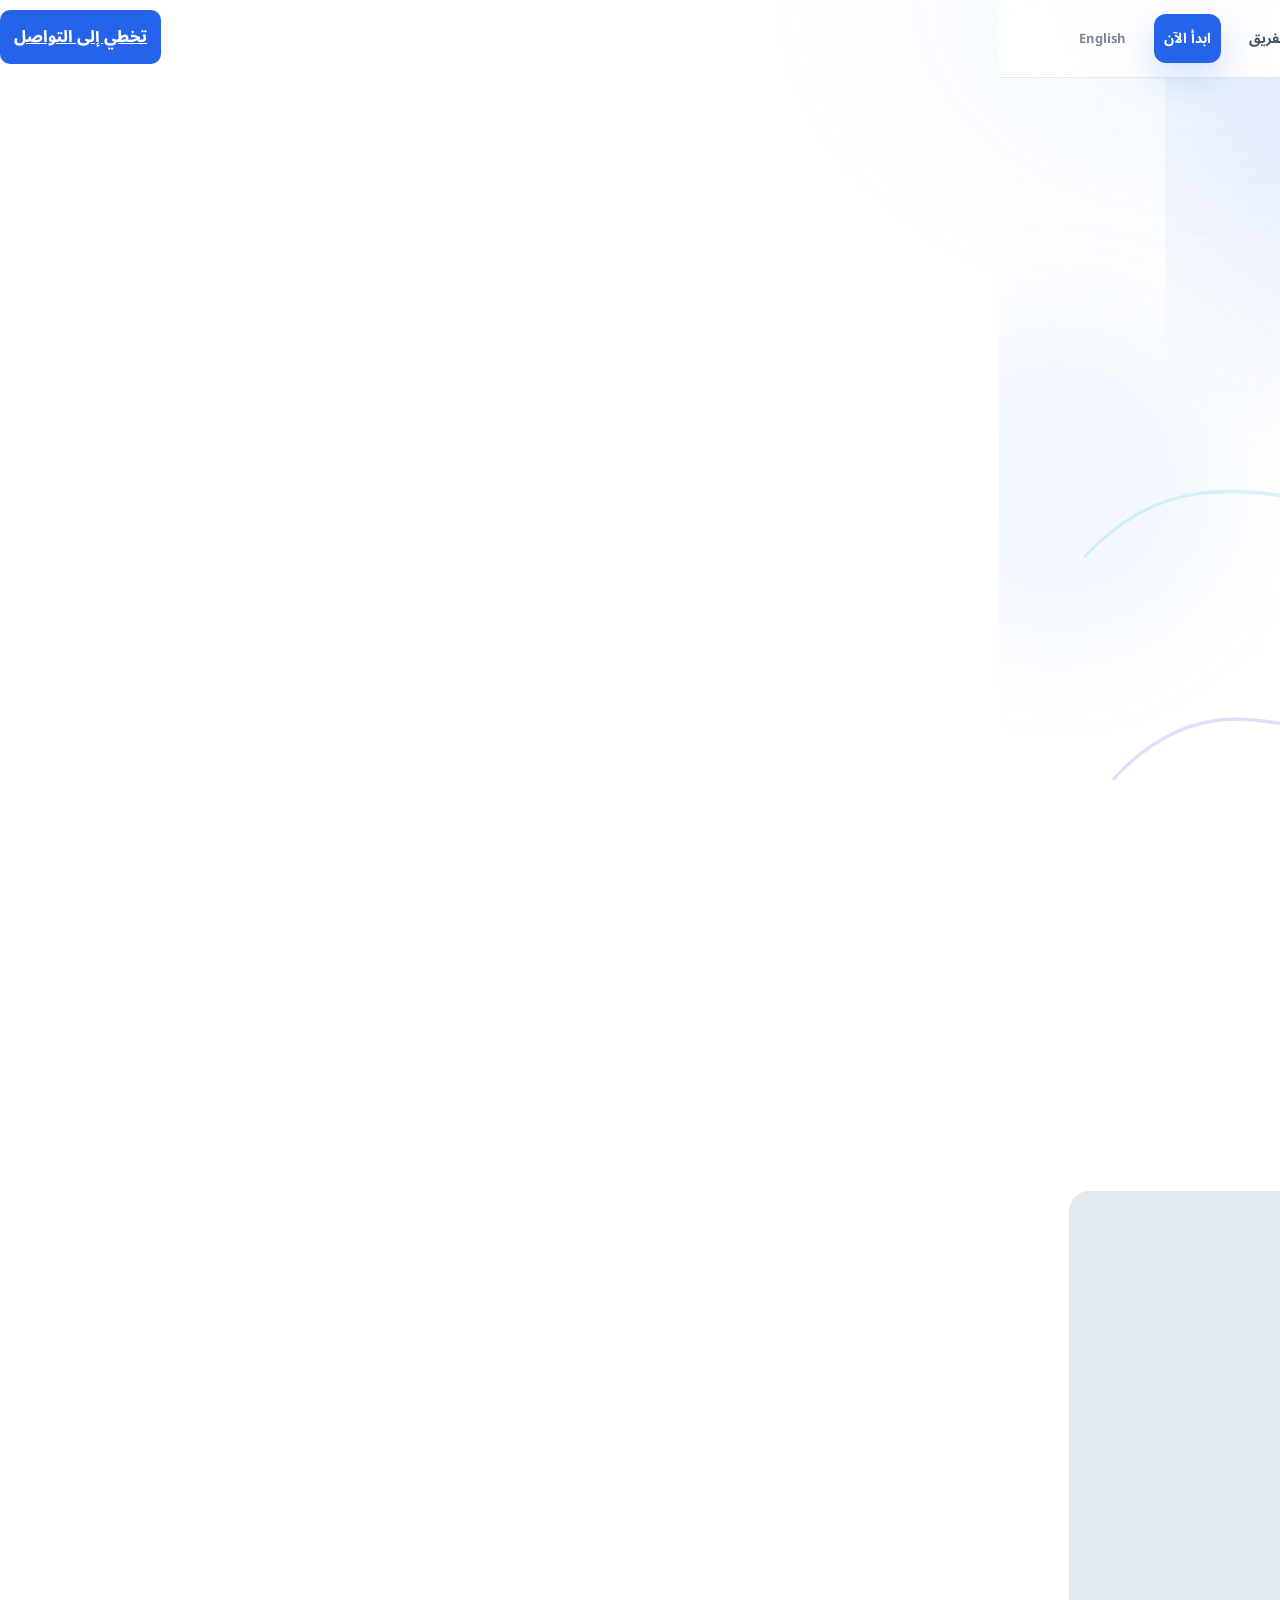
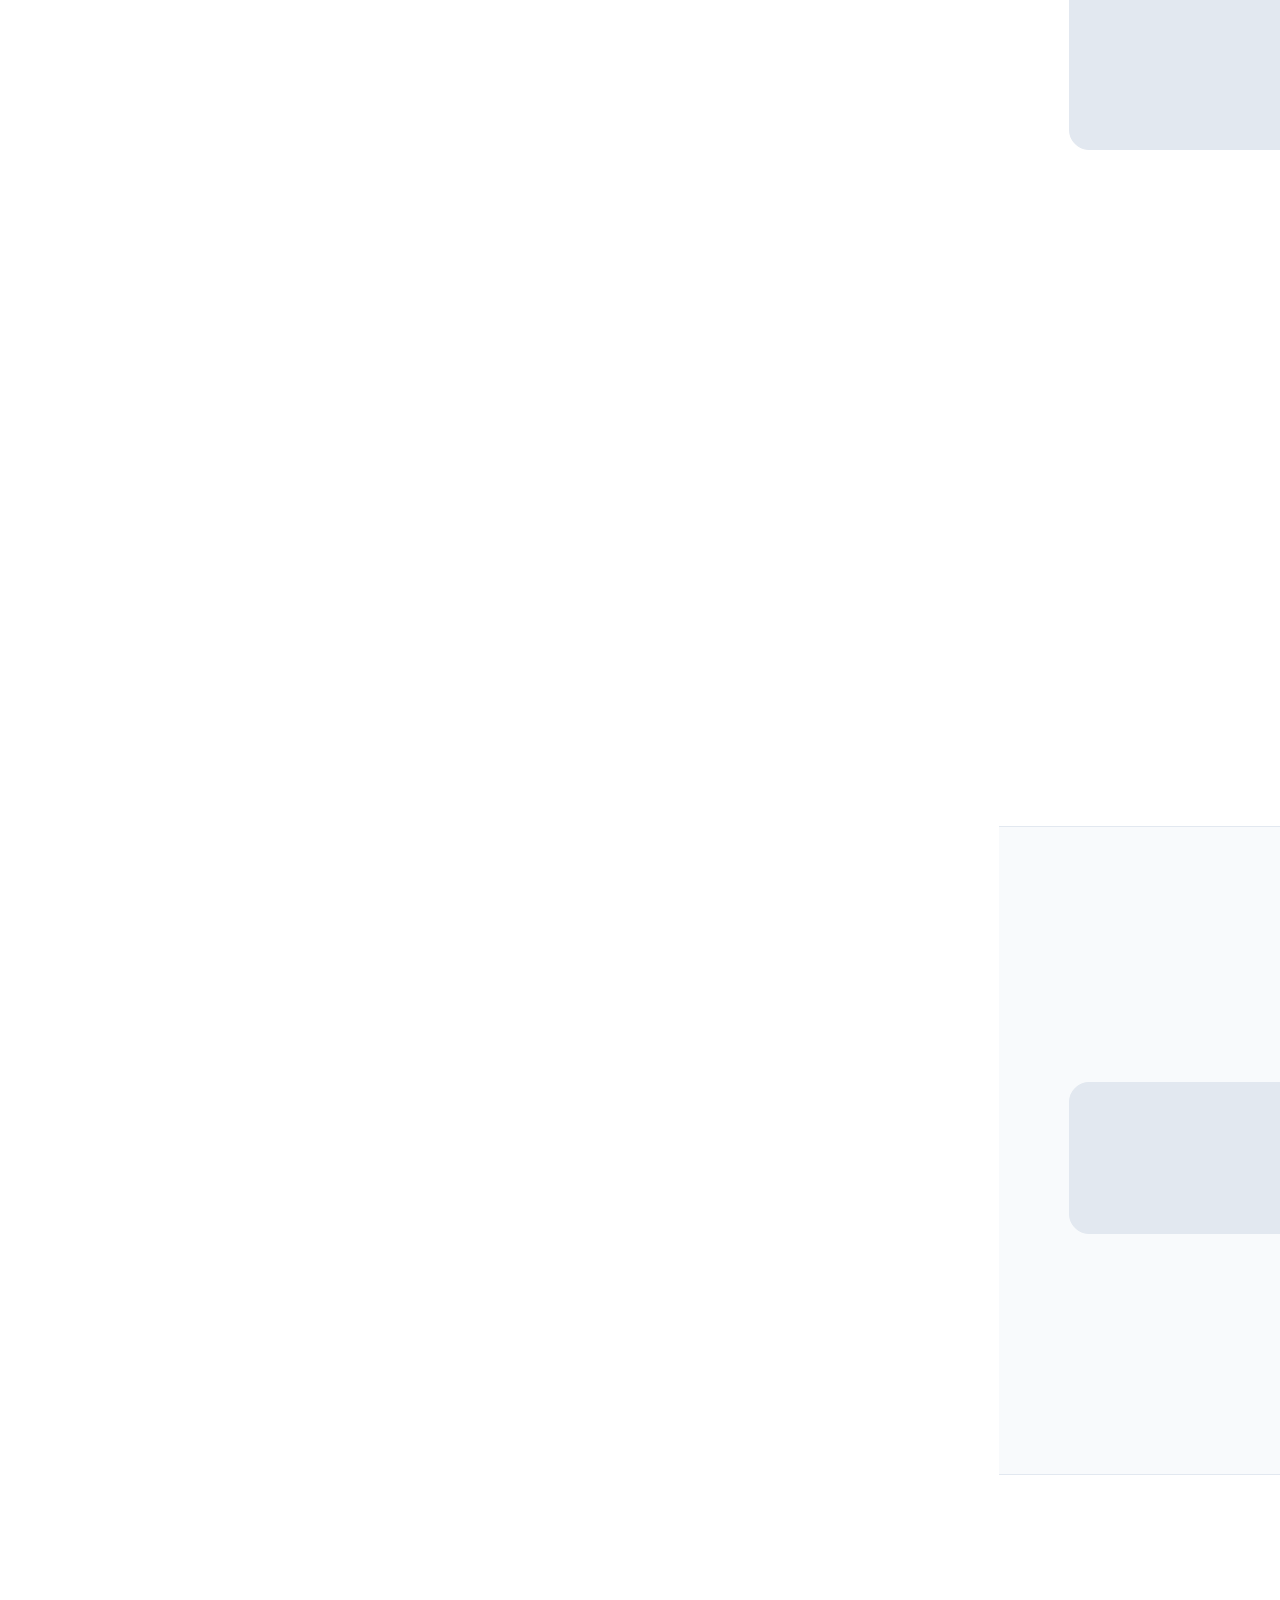
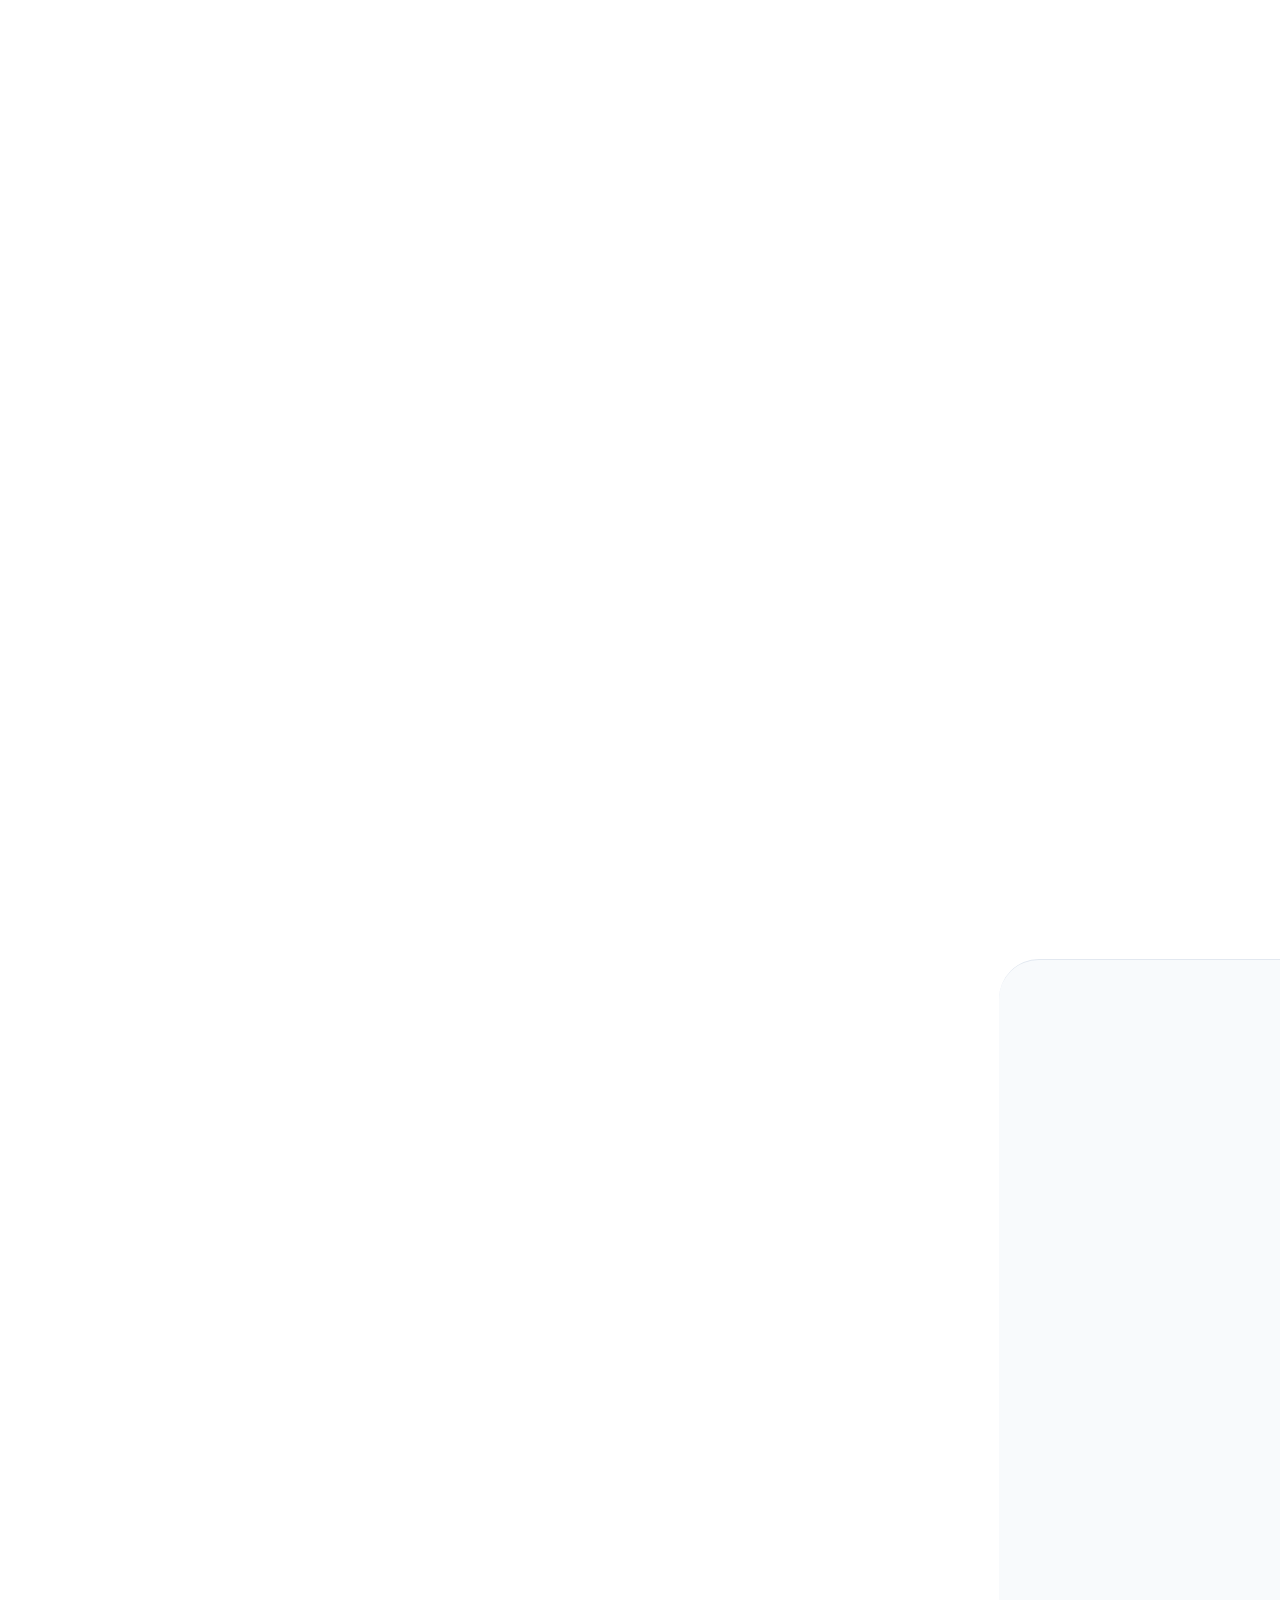
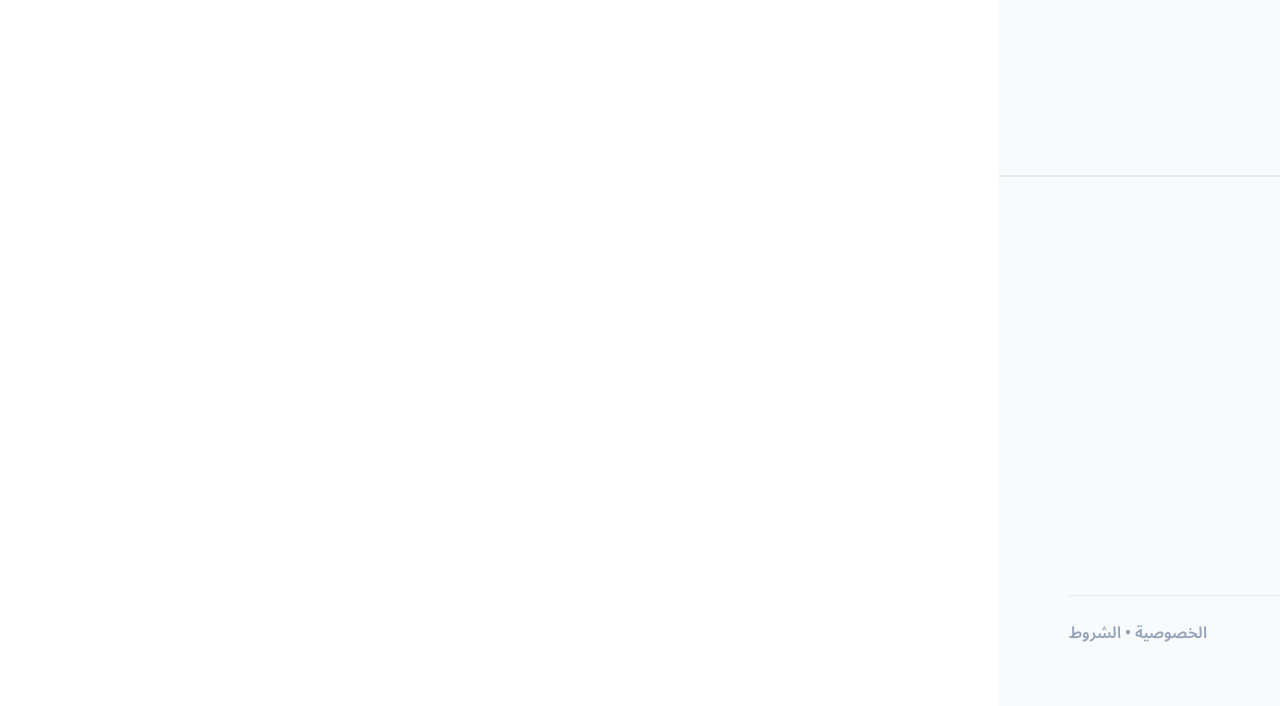
<file: ar.html>
<!doctype html>

<html lang="ar" dir="rtl">
<head>
  <meta charset="utf-8" />
  <meta name="viewport" content="width=device-width, initial-scale=1" />
  <meta name="description" content="Adpowers Digital — نحن لا نُديرإعلانات. نبني أنظمة نمو حقيقية. إعلانات فيسبوك، تطوير التجارة الإلكترونية، ووردبريس، هوية العلامة التجارية. توقف عن تضييع ميزانيتك. ابدأ بالنمو." />

  <title>Adpowers Digital — توقف عن تضييع ميزانية إعلاناتك. نحن نبني أنظمة نمو.</title>

  <link rel="preconnect" href="https://fonts.googleapis.com">
  <link rel="preconnect" href="https://fonts.gstatic.com" crossorigin>
  <link href="https://fonts.googleapis.com/css2?family=Inter:wght@300;400;500;600;700;800;900&family=Manrope:wght@600;700;800&family=Noto+Sans+Arabic:wght@300;400;500;600;700;800;900&display=swap" rel="stylesheet">

  <meta property="og:title" content="Adpowers Digital — توقف عن تضييع ميزانية إعلاناتك. نحن نبني أنظمة نمو." />
  <meta property="og:description" content="نحن لا نُدير إعلانات. نبني الأنظمة التي تجعل أموالك تعمل. إعلانات فيسبوك، تجارة إلكترونية، ووردبريس، هوية العلامة التجارية — كلها مترابطة لتحقيق العائد على الاستثمار." />

  <link rel="stylesheet" href="./style.css" />
</head>

<body>
  <a class="skip-link" href="#contact">تخطي إلى التواصل</a>

  <header class="header" data-header>
    <div class="container header__inner">
      <a class="brand" href="#top" aria-label="Adpowers Digital الصفحة الرئيسية">
        <span class="brand__mark" aria-hidden="true">AD</span>
        <span class="brand__name">Adpowers Digital</span>
      </a>

      <nav class="nav" aria-label="القائمة الرئيسية">
        <a href="#services">خدماتنا</a>
        <a href="#results">النتائج</a>
        <a href="#projects">المشاريع</a>
        <a href="#team">الفريق</a>
        <a href="#contact" class="nav__cta">ابدأ الآن</a>
        <a href="./index.html" class="nav__lang" style="font-size:13px; opacity:.7">English</a>
      </nav>

      <button class="burger" type="button" aria-label="فتح القائمة" data-burger>
        <span></span><span></span><span></span>
      </button>
    </div>

    <div class="mobile-nav" data-mobile-nav>
      <a href="#services">خدماتنا</a>
      <a href="#results">النتائج</a>
      <a href="#projects">المشاريع</a>
      <a href="#team">الفريق</a>
      <a href="#contact" class="mobile-nav__cta">ابدأ الآن</a>
      <a href="./index.html" class="mobile-nav__lang">English</a>
    </div>
  </header>

  <main id="top">
    <!-- HERO -->
    <section class="hero hero--full" aria-label="Hero">
      <div class="hero__media" aria-hidden="true">
        <div class="hero__mediaGrid"></div>
        <div class="hero__mediaGlow"></div>
        <div class="hero__mediaBlur hero__mediaBlur--a"></div>
        <div class="hero__mediaBlur hero__mediaBlur--b"></div>
        <svg class="hero__shapes" viewBox="0 0 900 520" preserveAspectRatio="none" aria-hidden="true">
          <path d="M80 410 C 180 320, 260 440, 360 360 C 460 280, 560 340, 660 280 C 760 220, 820 250, 860 210" fill="none" stroke="rgba(124,58,237,0.45)" stroke-width="2"/>
          <path d="M60 280 C 170 180, 290 320, 420 210 C 540 115, 650 190, 740 140 C 820 95, 870 120, 900 90" fill="none" stroke="rgba(6,182,212,0.35)" stroke-width="2"/>
        </svg>
      </div>

      <div class="container hero__inner">
        <div class="hero__copy" data-animate>
          <div class="pill pill--glow">
            <span class="pill__dot" aria-hidden="true"></span>
            <span>نحن لا نبيع نقرات. نحن نبني محركات نمو حقيقية.</span>
          </div>

          <h1 class="hero__title">
            توقف عن تضييع <span class="accent">ميزانية إعلاناتك</span> على أشياء لا تُحول الزوار إلى عملاء
          </h1>

          <p class="hero__subtitle">نبني النظام الكامل — الإعلانات، صفحات الهبوط، المواقع، المحتوى الإبداعي — كلها مترابطة بهدف واحد: نمو إيراداتك. ليست المشاهدات. ليست الإعجابات. المال.</p>

          <div class="hero__actions" role="group" aria-label="إجراءات رئيسية">
            <a class="btn btn--primary" href="#contact" data-track="hero-primary">أرني مسار النمو</a>
            <a class="btn btn--whatsapp" id="whatsappBtn" href="#" target="_blank" rel="noopener" aria-label="تواصل عبر واتساب" data-track="hero-whatsapp">
              <span class="btn__icon" aria-hidden="true">🟢</span>
              واتساب
            </a>
          </div>

          <div class="hero__miniRow" aria-label="مميزات">
            <div class="mini">⚡ مباشر خلال أيام، ليس أشهر</div>
            <div class="mini">📈 كل القنوات مترابطة</div>
            <div class="mini">🎯 عائد استثمار تراه بوضوح</div>
          </div>
        </div>

        <div class="hero__visual" data-animate>
          <div class="vizCard">
            <div class="vizCard__header">
              <div class="vizCard__title">لوحة النمو</div>
              <div class="vizCard__chips" aria-hidden="true">
                <span></span><span></span><span></span>
              </div>
            </div>

            <div class="vizCard__body">
              <div class="vizKpis">
                <div class="vizKpi">
                  <div class="vizKpi__num" data-counter data-target="300">0</div>
                  <div class="vizKpi__label">% زيادة ROAS</div>
                </div>
                <div class="vizKpi">
                  <div class="vizKpi__num" data-counter data-target="2.5">0</div>
                  <div class="vizKpi__label">x نمو الإيرادات</div>
                </div>
                <div class="vizKpi">
                  <div class="vizKpi__num" data-counter data-target="-35">0</div>
                  <div class="vizKpi__label">% تخفيض تكلفة اكتساب العميل</div>
                </div>
              </div>

              <div class="vizChart" aria-hidden="true">
                <div class="vizChart__line"></div>
                <div class="vizChart__bars">
                  <span style="height:18%"></span>
                  <span style="height:32%"></span>
                  <span style="height:44%"></span>
                  <span style="height:37%"></span>
                  <span style="height:58%"></span>
                  <span style="height:74%"></span>
                  <span style="height:66%"></span>
                  <span style="height:92%"></span>
                </div>
              </div>

              <div class="vizCard__footer">
                <a class="btn btn--ghost" href="#services">شاهد ما نبنيه</a>
                <div class="vizCard__note">أنظمة حقيقية، ليست أرقام وهمية</div>
              </div>
            </div>
          </div>
        </div>
      </div>

      <div class="hero__scroll" aria-hidden="true">اسحب للأسفل</div>
    </section>

    <!-- SERVICES -->
    <section class="section section--tight" id="services" aria-label="Services">
      <div class="container">
        <div class="section__head section__head--left">
          <h2>اختر محرك النمو الذي ينقص مشروعك</h2>
          <p class="section__sub">كل مشروع له عائق. نحن نكتشفه، نصلحه، ونربطه بكل شيء آخر. نظام واحد. هدف واحد. الإيرادات.</p>
        </div>

        <div class="services-grid services-grid--visual">
          <article class="serviceCard" data-animate>
            <div class="serviceCard__media" aria-hidden="true">📣</div>
            <div class="serviceCard__title">إعلانات فيسبوك وميتا</div>
            <div class="serviceCard__meta">توقف عن حرق الأموال على إعلانات لا تُحول. نبني حملات تحقق أرباح حقيقية.</div>
          </article>

          <article class="serviceCard" data-animate>
            <div class="serviceCard__media" aria-hidden="true">🛒</div>
            <div class="serviceCard__title">تطوير التجارة الإلكترونية</div>
            <div class="serviceCard__meta">من أول مبيعات إلى أرقام خ six أرقام. نبني الأنظمة التي تُنمي متجرك دون أن تُنمين مشاكلك.</div>
          </article>

          <article class="serviceCard" data-animate>
            <div class="serviceCard__media" aria-hidden="true">🌐</div>
            <div class="serviceCard__title">تطوير المواقع</div>
            <div class="serviceCard__meta">مواقع لا تبدو جميلة فحسب — بل تُحول الزوار إلى عملاء. ووردبريس، بناء مخصص، صفحات هبوط تبيع.</div>
          </article>

          <article class="serviceCard" data-animate>
            <div class="serviceCard__media" aria-hidden="true">🎨</div>
            <div class="serviceCard__title">الهوية الإبداعية</div>
            <div class="serviceCard__meta">علامتك التجارية هي ميزتك التنافسية. نبني الهوية البصرية والرسائل والهوية التي تجعلك مستحيلًا التجاهل.</div>
          </article>

          <article class="serviceCard serviceCard--wide" data-animate>
            <div class="serviceCard__media" aria-hidden="true">🧠</div>
            <div class="serviceCard__title">استراتيجية التسويق</div>
            <div class="serviceCard__meta">قبل أن تنفق دولارًا آخر على الإعلانات، دعنا نُريك بالضبط إلى أين يجب أن تذهب أموالك. تدقيق كامل. خارطة طريق كاملة. وضوح كامل.</div>
          </article>
        </div>
      </div>
    </section>

    <!-- ABOUT -->
    <section class="section" id="about" aria-label="About">
      <div class="container aboutVisual">
        <div class="aboutVisual__copy" data-animate>
          <h2>نحن لا نعاملك كعميل. نحن نعاملك كشريك.</h2>
          <p class="aboutVisual__line">لأن نجاحك هو نجاحنا. قبل أن نتبنى أي مشروع، ندرسه — للتأكد من أننا سنتمكن فعلًا من مساعدتك في النمو. ليست كل المشاريع جاهزة. ليست كل المشاريع مناسبة. نعمل فقط مع مشاريع نعلم أننا سنتمكن من تقديم نتائج حقيقية لها.</p>
          <div class="aboutVisual__actions">
            <a class="btn btn--primary" href="#contact">احجز مكالمة استراتيجية مجانية</a>
            <a class="btn btn--whatsapp" id="whatsappBtn2" href="#" target="_blank" rel="noopener" aria-label="تواصل عبر واتساب">
              <span class="btn__icon" aria-hidden="true">🟢</span> واتساب
            </a>
          </div>
        </div>

        <div class="aboutVisual__media" aria-hidden="true" data-animate>
          <div class="teamMosaic">
            <div class="mosaicTile mosaicTile--a"></div>
            <div class="mosaicTile mosaicTile--b"></div>
            <div class="mosaicTile mosaicTile--c"></div>
            <div class="mosaicTile mosaicTile--d"></div>
            <div class="mosaicRing"></div>
          </div>
        </div>
      </div>
    </section>

    <!-- RESULTS -->
    <section class="section section--alt" id="results" aria-label="Results">
      <div class="container">
        <div class="section__head">
          <h2>أرقام جعلت عملاءنا يُطلقون وكالتهم القديمة</h2>
          <p class="section__sub">نحن لا نوعد بالنتائج. نحن نُحققها. هذا ما يحدث عندما تتوقف عن التخمين وتبدأ في بناء أنظمة حقيقية.</p>
        </div>

        <div class="stats-grid">
          <div class="stat" data-animate>
            <div class="stat__value" data-counter data-target="300">0</div>
            <div class="stat__label">% متوسط زيادة ROAS لعملائنا</div>
          </div>
          <div class="stat" data-animate>
            <div class="stat__value" data-counter data-target="300">0</div>
            <div class="stat__label">+ مشروع تم تطويره بأنظمتنا</div>
          </div>
          <div class="stat" data-animate>
            <div class="stat__value" data-counter data-target="3">0</div>
            <div class="stat__label">x متوسط نمو الإيرادات خلال 90 يومًا</div>
          </div>
          <div class="stat" data-animate>
            <div class="stat__value" data-counter data-target="1200">0</div>
            <div class="stat__label">يوم من الاختبار والتعلم والتحسين</div>
          </div>
        </div>

        <div class="ctaRow" data-animate>
          <div class="ctaRow__copy">
            <div class="ctaRow__kicker">لا تزال تتردد؟</div>
            <div class="ctaRow__title">دعنا نُريك الأرقام لمشروعك — مجانًا</div>
          </div>
          <div class="ctaRow__actions">
            <a class="btn btn--primary" href="#contact">احصل على تحليل مجاني</a>
            <a class="btn btn--ghost" href="#services">شاهد خدماتنا</a>
          </div>
        </div>
      </div>
    </section>

    <!-- PROJECTS -->
    <section class="section section--tight" id="projects" aria-label="Projects">
      <div class="container">
        <div class="section__head">
          <h2>مشاريع غيّرنا فيها قواعد اللعبة</h2>
          <p class="section__sub">ليست معرض أرقام وهمية. مشاريع حقيقية بمشاكل حقيقية حللناها بأنظمة حقيقية.</p>
        </div>

        <div class="projects-grid">
          <a class="projectCard" href="https://example.com/project-1" target="_blank" rel="noopener noreferrer" data-animate>
            <div class="projectCard__icon" aria-hidden="true">🚀</div>
            <div class="projectCard__title">حملة نمو إعلانات فيسبوك</div>
            <div class="projectCard__meta">العميل كان ينفق 5000 دولار شهريًا بعائد 0.8x. أعدنا بناء كل شيء — المحتوى الإبداعي، الاستهداف، قنوات البيع. حققنا 4.2x ROAS في 45 يومًا.</div>
            <div class="projectCard__link">شاهد القصة كاملة ←</div>
          </a>

          <a class="projectCard" href="https://example.com/project-2" target="_blank" rel="noopener noreferrer" data-animate>
            <div class="projectCard__icon" aria-hidden="true">🧠</div>
            <div class="projectCard__title">تحسين التحويل + نظام صفحات الهبوط</div>
            <div class="projectCard__meta">زيارات عالية، صفر مبيعات. أعدنا بناء صفحة الهبوط، أضفنا التتبع، وربطنا القناة. ارتفع معدل التحويل من 0.3% إلى 3.1%.</div>
            <div class="projectCard__link">شاهد القصة كاملة ←</div>
          </a>

          <a class="projectCard" href="https://example.com/project-3" target="_blank" rel="noopener noreferrer" data-animate>
            <div class="projectCard__icon" aria-hidden="true">🌐</div>
            <div class="projectCard__title">بناء موقع ووردبريس</div>
            <div class="projectCard__meta">موقع بطيء، قبيح، لا يُحول. أعدنا بناءه في 12 يومًا. سرعة الصفحة ارتفعت من 45 إلى 98. طلبات النماذج ارتفعت 340%.</div>
            <div class="projectCard__link">شاهد القصة كاملة ←</div>
          </a>
        </div>
      </div>
    </section>

    <!-- TEAM -->
    <section class="section" id="team" aria-label="Team">
      <div class="container">
        <div class="section__head section__head--left">
          <h2>فريق يعيش ويتنفس النمو</h2>
          <p class="section__sub">ليس عامين. ليس فردًا واحدًا. فريق كامل من المتخصصين — كل واحد منهم مُعجب بتحقيق نتائج حقيقية لك.</p>
        </div>

        <div class="team-grid team-grid--visual">
          <article class="personCard" data-animate>
            <div class="personCard__img" aria-hidden="true">🧾</div>
            <div class="personCard__role">مشتري إعلانات</div>
            <div class="personCard__tag">الشخص الذي يجعل ميزانية إعلاناتك تعمل فعلًا</div>
          </article>
          <article class="personCard" data-animate>
            <div class="personCard__img" aria-hidden="true">🛠️</div>
            <div class="personCard__role">مطور مواقع</div>
            <div class="personCard__tag">يبني الأنظمة التي تُحول الزوار إلى عملاء</div>
          </article>
          <article class="personCard" data-animate>
            <div class="personCard__img" aria-hidden="true">🖌️</div>
            <div class="personCard__role">مصمم</div>
            <div class="personCard__tag">يُنشئ المرئيات التي توقف التمرير وتبدأ البيع</div>
          </article>
          <article class="personCard" data-animate>
            <div class="personCard__img" aria-hidden="true">📊</div>
            <div class="personCard__role">استراتيجي تسويق</div>
            <div class="personCard__tag">يرى الصورة الكاملة حتى يكون لكل دولار هدف</div>
          </article>
        </div>
      </div>
    </section>

    <!-- CONTACT -->
    <section class="section section--alt section--cta" id="contact" aria-label="Contact">
      <div class="container contactVisual">
        <div class="contactVisual__copy" data-animate>
          <h2>أخبرنا بما تبيعه. سُريك كيفية نموه — مجانًا.</h2>
          <p class="contactVisual__line">لا بيع. لا ضغط. فقط نظرة واضحة على ما هو ممكن لمشروعك. إذا كنا المناسب، سأخبرناك. إذا لم نكن، سنُريك الاتجاه الصحيح.</p>

          <div class="contactVisual__benefits">
            <div class="bItem"><span>✅</span> مسار ROI واضح — نُريك بالضبط إلى أين تذهب الأموال</div>
            <div class="bItem"><span>🧪</span> خارطة طريق اختبار — حتى لا تضيع دولارًا على التخمين</div>
            <div class="bItem"><span>⚙️</span> خطة تنفيذ — ليست مجرد نصيحة، بل نظام يمكنك تشغيله</div>
          </div>

          <a class="btn btn--whatsapp btn--block btn--float" id="whatsappBtn3" href="#" target="_blank" rel="noopener">
            <span class="btn__icon" aria-hidden="true">🟢</span> واتساب الآن — نرد بسرعة
          </a>

          <div class="contactVisual__fine">نرد خلال ساعات العمل. معظم الردود تأتي في 15 دقيقة.</div>
        </div>

        <div class="contactVisual__form" data-animate>
          <form id="leadForm" class="form" novalidate>
            <div class="form__row">
              <label>
                اسمك
                <input name="name" type="text" placeholder="مثال: أحمد" autocomplete="name" required />
              </label>
              <label>
                رقم واتساب
                <input name="whatsapp" type="tel" placeholder="مثال: 2137 79 41 12 91" autocomplete="tel" required />
              </label>
            </div>

            <label>
              ماذا تريد أن تُنمي؟
              <select name="goal" required>
                <option value="" selected disabled>اختر واحدًا</option>
                <option>إعلانات فيسبوك / الإعلانات المدفوعة</option>
                <option>تطوير التجارة الإلكترونية</option>
                <option>تطوير المواقع (وردبريس / مخصص)</option>
                <option>الهوية الإبداعية والتصميم</option>
                <option>استشارة تسويق / استراتيجية</option>
              </select>
            </label>

            <label>
              ميزانية الإعلانات الشهرية (اختياري)
              <input name="budget" type="text" placeholder="2000 دولار / شهر" />
            </label>

            <label>
              ما الذي لا يعمل الآن؟
              <textarea name="message" rows="4" placeholder="مثال: أنفق 3000 دولار على إعلانات لكن أحصل على 0.5x ROAS فقط. لا نظام، مجرد منشورات عشوائية ومحتوى مُعزز." required></textarea>
            </label>

            <div class="form__bottom">
              <button class="btn btn--primary btn--block" type="submit">أرسل واحصل على خطة نمو مجانية</button>
              <div class="form__fineprint">سنراجع طلبك ونرد بالخطوات التالية خلال 24 ساعة.</div>
              <div class="form__status" role="status" aria-live="polite"></div>
            </div>
          </form>
        </div>
      </div>
    </section>

    <footer class="footer" aria-label="Footer">
      <div class="container footer__inner">
        <div class="footer__brand">
          <span class="brand__mark" aria-hidden="true">AD</span>
          <span>
            <strong>Adpowers Digital</strong>
            <div class="footer__tagline">نحن لا نُدير إعلانات. نحن نبني الأنظمة التي تجعل إعلاناتك تعمل فعلًا.</div>
          </span>
        </div>

        <div class="footer__cols">
          <div>
            <div class="footer__title">تواصل معنا</div>
            <div class="footer__item">واتساب: <a href="#" id="footerWhatsApp">محادثة</a></div>
            <div class="footer__item">البريد الإلكتروني: <a href="mailto:hello@adpowersdigital.com">hello@adpowersdigital.com</a></div>
            <div class="footer__item">الجزائر العاصمة، الجزائر</div>
          </div>

          <div>
            <div class="footer__title">التواصل الاجتماعي</div>
            <div class="footer__links">
              <a href="#" aria-label="Instagram" rel="nofollow">انستغرام</a>
              <a href="#" aria-label="LinkedIn" rel="nofollow">لينكد إن</a>
              <a href="#" aria-label="Behance" rel="nofollow">بيهنس</a>
            </div>
          </div>

          <div>
            <div class="footer__title">روابط</div>
            <div class="footer__links">
              <a href="#services">خدماتنا</a>
              <a href="#results">النتائج</a>
              <a href="#team">الفريق</a>
              <a href="#contact">تواصل معنا</a>
            </div>
          </div>
        </div>

        <div class="footer__bottom">
          <div>© <span id="year"></span> Adpowers Digital. جميع الحقوق محفوظة.</div>
          <div class="footer__legal">الخصوصية • الشروط</div>
        </div>
      </div>
    </footer>
  </main>

  <script src="./script.js" defer></script>
</body>
</html>
</file>
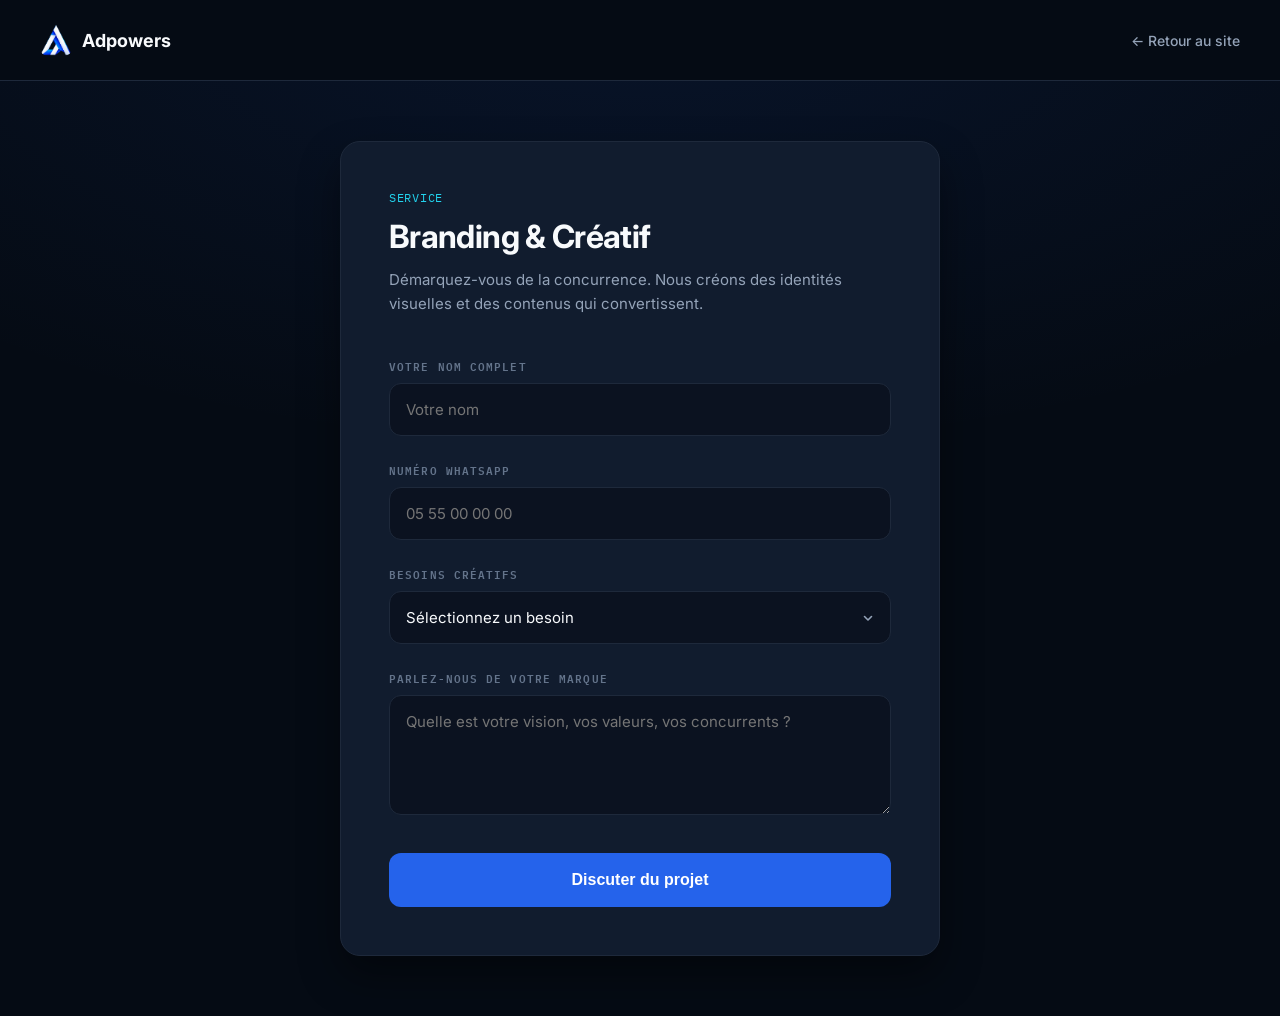
<file: branding.html>
<!DOCTYPE html>
<html lang="fr">
<head>
<meta charset="UTF-8">
<meta name="viewport" content="width=device-width, initial-scale=1.0">
<link rel="icon" type="image/png" href="logo.png">
<title>Branding & Créatif — Adpowers Digital</title>
<link href="https://fonts.googleapis.com/css2?family=Inter:wght@400;500;600;700;800&family=IBM+Plex+Mono:wght@400;500&display=swap" rel="stylesheet">
<style>
  :root{
    --bg:#050B14;
    --bg-soft:#0B1220;
    --surface:#111C2E;
    --border:#1E293B;
    --text:#F8FAFC;
    --muted:#94A3B8;
    --muted-2:#64748B;
    --blue:#2563EB;
    --cyan:#22D3EE;
  }
  *{margin:0;padding:0;box-sizing:border-box;}
  body{
    background:var(--bg);
    color:var(--text);
    font-family:'Inter',system-ui,sans-serif;
    -webkit-font-smoothing:antialiased;
    display: flex;
    flex-direction: column;
    min-height: 100vh;
  }
  a{color:inherit;text-decoration:none;}
  
  /* Header */
  header{
    padding:24px 40px;
    display:flex;
    justify-content:space-between;
    align-items:center;
    border-bottom:1px solid var(--border);
  }
  .logo{font-weight:700; font-size:18px; display:flex; align-items:center; gap:10px;}
  .logo-img{width:32px;height:32px;border-radius:8px;}
  .back-btn{
    font-size:14px; font-weight:500; color:var(--muted);
    transition:color .2s;
  }
  .back-btn:hover{color:var(--text);}

  /* Main Form Area */
  .container{
    flex: 1;
    display: flex;
    align-items: center;
    justify-content: center;
    padding: 60px 20px;
    background: radial-gradient(ellipse 80% 50% at 50% -10%, rgba(37,99,235,0.1), transparent), var(--bg);
  }
  .form-wrapper{
    width: 100%;
    max-width: 600px;
    background: var(--surface);
    border: 1px solid var(--border);
    border-radius: 20px;
    padding: 48px;
    box-shadow: 0 20px 40px rgba(0,0,0,0.4);
  }
  
  .eyebrow{font-family:'IBM Plex Mono',monospace; font-size:12px; color:var(--cyan); text-transform:uppercase; letter-spacing:0.06em; margin-bottom:12px; display:block;}
  h1{font-size:32px; font-weight:700; margin-bottom:12px; letter-spacing:-0.02em;}
  p.desc{color:var(--muted); font-size:15px; margin-bottom:40px; line-height:1.6;}

  /* Form Elements */
  .form-group{margin-bottom:24px;}
  label{
    display:block; font-family:'IBM Plex Mono',monospace; font-size:11px; font-weight:600;
    letter-spacing:0.1em; text-transform:uppercase; color:var(--muted-2); margin-bottom:8px;
  }
  input, select, textarea{
    width: 100%;
    background: var(--bg-soft);
    border: 1px solid var(--border);
    border-radius: 12px;
    padding: 16px;
    font-family: 'Inter', sans-serif;
    font-size: 15px;
    color: var(--text);
    transition: all .2s;
  }
  input:focus, select:focus, textarea:focus{
    outline: none;
    border-color: var(--cyan);
    box-shadow: 0 0 0 3px rgba(34,211,238,0.1);
  }
  select{
    appearance: none;
    background-image: url("data:image/svg+xml,%3Csvg xmlns='http://www.w3.org/2000/svg' width='12' height='12' viewBox='0 0 12 12'%3E%3Cpath fill='none' stroke='%2394A3B8' stroke-width='1.6' stroke-linecap='round' stroke-linejoin='round' d='M2.5 4.5l3.5 3.5 3.5-3.5'/%3E%3C/svg%3E");
    background-repeat: no-repeat;
    background-position: right 16px center;
    background-size: 12px;
  }
  textarea{resize: vertical; min-height: 120px;}
  
  .btn-submit{
    width: 100%;
    background: var(--blue);
    color: #FFF;
    border: none;
    padding: 18px;
    border-radius: 12px;
    font-weight: 600;
    font-size: 16px;
    cursor: pointer;
    transition: all .2s;
    margin-top: 10px;
  }
  .btn-submit:hover{
    background: var(--cyan);
    box-shadow: 0 0 30px rgba(34,211,238,0.25);
  }
</style>
</head>
<body>

<header>
  <a href="index.html" class="logo"><img src="logo.png" alt="Logo" class="logo-img"> Adpowers</a>
  <a href="index.html" class="back-btn">← Retour au site</a>
</header>

<div class="container">
  <div class="form-wrapper">
    <span class="eyebrow">Service</span>
    <h1>Branding & Créatif</h1>
    <p class="desc">Démarquez-vous de la concurrence. Nous créons des identités visuelles et des contenus qui convertissent.</p>
    
    <form action="#" method="POST">
      <div class="form-group">
        <label>Votre nom complet</label>
        <input type="text" placeholder="Votre nom" required>
      </div>
      <div class="form-group">
        <label>Numéro WhatsApp</label>
        <input type="tel" placeholder="05 55 00 00 00" required>
      </div>
      <div class="form-group">
        <label>Besoins créatifs</label>
        <select required>
          <option value="" disabled selected>Sélectionnez un besoin</option>
          <option>Identité visuelle complète (Logo, Charte)</option>
          <option>Créatives Publicitaires (Vidéos, Images)</option>
          <option>Design UI/UX</option>
          <option>Autre</option>
        </select>
      </div>
      <div class="form-group">
        <label>Parlez-nous de votre marque</label>
        <textarea placeholder="Quelle est votre vision, vos valeurs, vos concurrents ?" required></textarea>
      </div>
      <button type="submit" class="btn-submit">Discuter du projet</button>
    </form>
  </div>
</div>

</body>
</html>
</file>
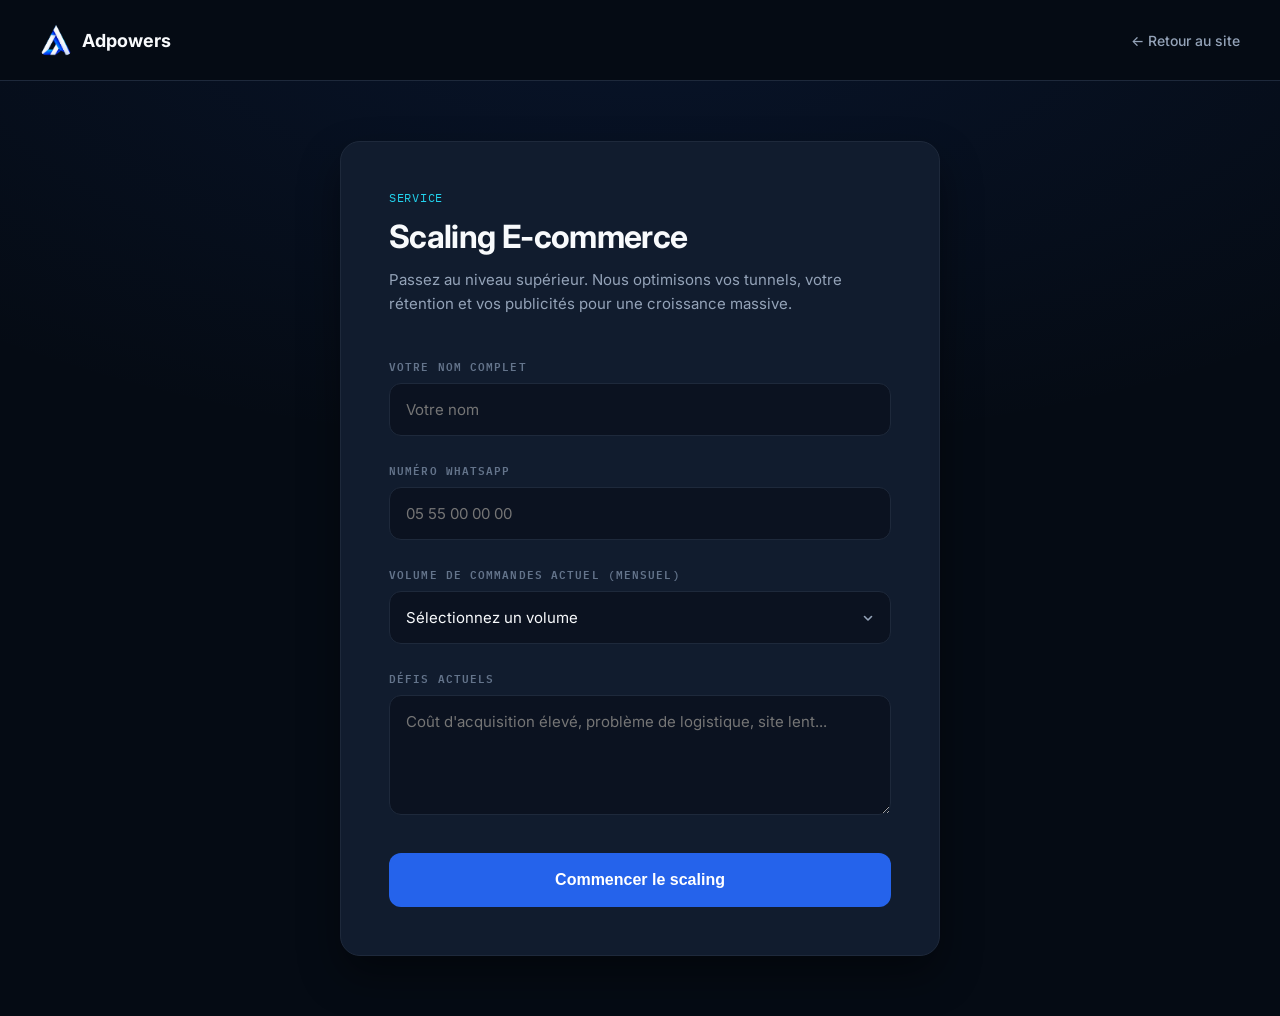
<file: e-commerce.html>
<!DOCTYPE html>
<html lang="fr">
<head>
<meta charset="UTF-8">
<meta name="viewport" content="width=device-width, initial-scale=1.0">
<link rel="icon" type="image/png" href="logo.png">
<title>Scaling E-commerce — Adpowers Digital</title>
<link href="https://fonts.googleapis.com/css2?family=Inter:wght@400;500;600;700;800&family=IBM+Plex+Mono:wght@400;500&display=swap" rel="stylesheet">
<style>
  :root{
    --bg:#050B14;
    --bg-soft:#0B1220;
    --surface:#111C2E;
    --border:#1E293B;
    --text:#F8FAFC;
    --muted:#94A3B8;
    --muted-2:#64748B;
    --blue:#2563EB;
    --cyan:#22D3EE;
  }
  *{margin:0;padding:0;box-sizing:border-box;}
  body{
    background:var(--bg);
    color:var(--text);
    font-family:'Inter',system-ui,sans-serif;
    -webkit-font-smoothing:antialiased;
    display: flex;
    flex-direction: column;
    min-height: 100vh;
  }
  a{color:inherit;text-decoration:none;}
  
  /* Header */
  header{
    padding:24px 40px;
    display:flex;
    justify-content:space-between;
    align-items:center;
    border-bottom:1px solid var(--border);
  }
  .logo{font-weight:700; font-size:18px; display:flex; align-items:center; gap:10px;}
  .logo-img{width:32px;height:32px;border-radius:8px;}
  .back-btn{
    font-size:14px; font-weight:500; color:var(--muted);
    transition:color .2s;
  }
  .back-btn:hover{color:var(--text);}

  /* Main Form Area */
  .container{
    flex: 1;
    display: flex;
    align-items: center;
    justify-content: center;
    padding: 60px 20px;
    background: radial-gradient(ellipse 80% 50% at 50% -10%, rgba(37,99,235,0.1), transparent), var(--bg);
  }
  .form-wrapper{
    width: 100%;
    max-width: 600px;
    background: var(--surface);
    border: 1px solid var(--border);
    border-radius: 20px;
    padding: 48px;
    box-shadow: 0 20px 40px rgba(0,0,0,0.4);
  }
  
  .eyebrow{font-family:'IBM Plex Mono',monospace; font-size:12px; color:var(--cyan); text-transform:uppercase; letter-spacing:0.06em; margin-bottom:12px; display:block;}
  h1{font-size:32px; font-weight:700; margin-bottom:12px; letter-spacing:-0.02em;}
  p.desc{color:var(--muted); font-size:15px; margin-bottom:40px; line-height:1.6;}

  /* Form Elements */
  .form-group{margin-bottom:24px;}
  label{
    display:block; font-family:'IBM Plex Mono',monospace; font-size:11px; font-weight:600;
    letter-spacing:0.1em; text-transform:uppercase; color:var(--muted-2); margin-bottom:8px;
  }
  input, select, textarea{
    width: 100%;
    background: var(--bg-soft);
    border: 1px solid var(--border);
    border-radius: 12px;
    padding: 16px;
    font-family: 'Inter', sans-serif;
    font-size: 15px;
    color: var(--text);
    transition: all .2s;
  }
  input:focus, select:focus, textarea:focus{
    outline: none;
    border-color: var(--cyan);
    box-shadow: 0 0 0 3px rgba(34,211,238,0.1);
  }
  select{
    appearance: none;
    background-image: url("data:image/svg+xml,%3Csvg xmlns='http://www.w3.org/2000/svg' width='12' height='12' viewBox='0 0 12 12'%3E%3Cpath fill='none' stroke='%2394A3B8' stroke-width='1.6' stroke-linecap='round' stroke-linejoin='round' d='M2.5 4.5l3.5 3.5 3.5-3.5'/%3E%3C/svg%3E");
    background-repeat: no-repeat;
    background-position: right 16px center;
    background-size: 12px;
  }
  textarea{resize: vertical; min-height: 120px;}
  
  .btn-submit{
    width: 100%;
    background: var(--blue);
    color: #FFF;
    border: none;
    padding: 18px;
    border-radius: 12px;
    font-weight: 600;
    font-size: 16px;
    cursor: pointer;
    transition: all .2s;
    margin-top: 10px;
  }
  .btn-submit:hover{
    background: var(--cyan);
    box-shadow: 0 0 30px rgba(34,211,238,0.25);
  }
</style>
</head>
<body>

<header>
  <a href="index.html" class="logo"><img src="logo.png" alt="Logo" class="logo-img"> Adpowers</a>
  <a href="index.html" class="back-btn">← Retour au site</a>
</header>

<div class="container">
  <div class="form-wrapper">
    <span class="eyebrow">Service</span>
    <h1>Scaling E-commerce</h1>
    <p class="desc">Passez au niveau supérieur. Nous optimisons vos tunnels, votre rétention et vos publicités pour une croissance massive.</p>
    
    <form action="#" method="POST">
      <div class="form-group">
        <label>Votre nom complet</label>
        <input type="text" placeholder="Votre nom" required>
      </div>
      <div class="form-group">
        <label>Numéro WhatsApp</label>
        <input type="tel" placeholder="05 55 00 00 00" required>
      </div>
      <div class="form-group">
        <label>Volume de commandes actuel (mensuel)</label>
        <select required>
          <option value="" disabled selected>Sélectionnez un volume</option>
          <option>Moins de 100 commandes</option>
          <option>100 - 500 commandes</option>
          <option>500 - 2000 commandes</option>
          <option>Plus de 2000 commandes</option>
        </select>
      </div>
      <div class="form-group">
        <label>Défis actuels</label>
        <textarea placeholder="Coût d'acquisition élevé, problème de logistique, site lent..." required></textarea>
      </div>
      <button type="submit" class="btn-submit">Commencer le scaling</button>
    </form>
  </div>
</div>

</body>
</html>
</file>
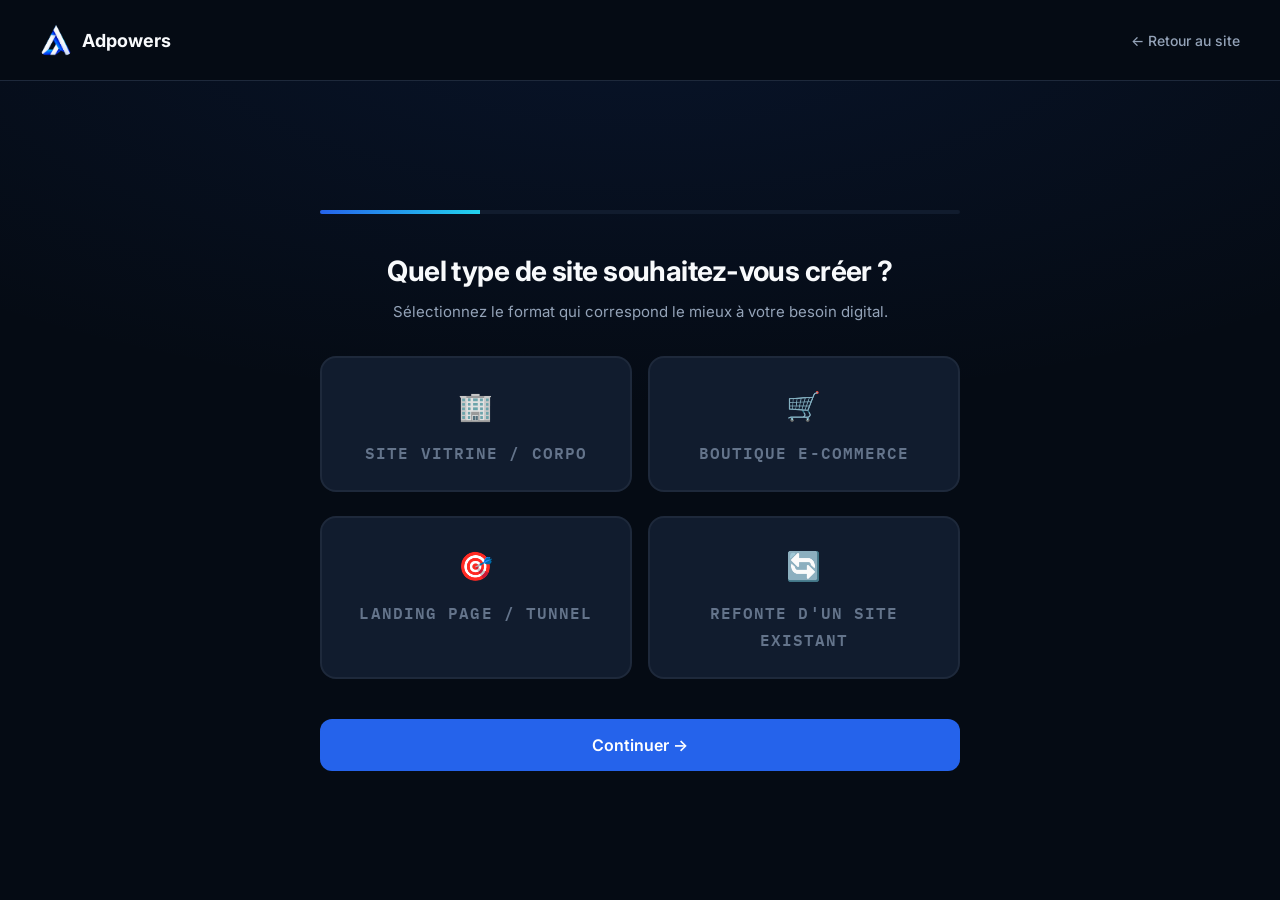
<file: websites.html>
<!DOCTYPE html>
<html lang="fr">
<head>
<meta charset="UTF-8">
<meta name="viewport" content="width=device-width, initial-scale=1.0">
<link rel="icon" type="image/png" href="logo.png">
<title>Développement Web — Adpowers Digital</title>
<link href="https://fonts.googleapis.com/css2?family=Inter:wght@400;500;600;700;800&family=IBM+Plex+Mono:wght@400;500&display=swap" rel="stylesheet">
<style>
  :root{
    --bg:#050B14;
    --bg-soft:#0B1220;
    --surface:#111C2E;
    --surface-hover:#1A2942;
    --border:#1E293B;
    --text:#F8FAFC;
    --muted:#94A3B8;
    --muted-2:#64748B;
    --blue:#2563EB;
    --cyan:#22D3EE;
  }
  *{margin:0;padding:0;box-sizing:border-box;}
  body{
    background:var(--bg);
    color:var(--text);
    font-family:'Inter',system-ui,sans-serif;
    -webkit-font-smoothing:antialiased;
    display: flex;
    flex-direction: column;
    min-height: 100vh;
    overflow-x: hidden;
  }
  a{color:inherit;text-decoration:none;}
  
  /* Header */
  header{
    padding:24px 40px;
    display:flex;
    justify-content:space-between;
    align-items:center;
    border-bottom:1px solid var(--border);
    position: relative;
    z-index: 10;
  }
  .logo{font-weight:700; font-size:18px; display:flex; align-items:center; gap:10px;}
  .logo-img{width:32px;height:32px;border-radius:8px;}
  .back-btn{
    font-size:14px; font-weight:500; color:var(--muted);
    transition:color .2s;
  }
  .back-btn:hover{color:var(--text);}

  /* Main Form Area */
  .container{
    flex: 1;
    display: flex;
    align-items: center;
    justify-content: center;
    padding: 60px 20px;
    background: radial-gradient(ellipse 80% 50% at 50% -10%, rgba(37,99,235,0.1), transparent), var(--bg);
    position: relative;
  }
  
  .form-wrapper{
    width: 100%;
    max-width: 640px;
    position: relative;
  }
  
  /* Progress Bar */
  .progress-container {
    width: 100%;
    height: 4px;
    background: var(--surface);
    border-radius: 4px;
    margin-bottom: 40px;
    overflow: hidden;
  }
  .progress-bar {
    height: 100%;
    background: linear-gradient(90deg, var(--blue), var(--cyan));
    width: 25%; /* Starts at step 1 */
    transition: width 0.4s ease;
  }

  /* Steps */
  .step {
    display: none;
    animation: fadeIn 0.4s ease forwards;
  }
  .step.active {
    display: block;
  }
  
  @keyframes fadeIn {
    from { opacity: 0; transform: translateY(10px); }
    to { opacity: 1; transform: translateY(0); }
  }

  h1{font-size:28px; font-weight:700; margin-bottom:12px; letter-spacing:-0.02em; text-align: center;}
  p.desc{color:var(--muted); font-size:15px; margin-bottom:32px; line-height:1.6; text-align: center;}

  /* Selectable Cards (Radio alternative) */
  .options-grid {
    display: grid;
    grid-template-columns: 1fr;
    gap: 16px;
    margin-bottom: 32px;
  }
  @media(min-width: 500px){
    .options-grid.two-cols {
      grid-template-columns: 1fr 1fr;
    }
  }
  
  .option-card {
    background: var(--surface);
    border: 2px solid var(--border);
    border-radius: 16px;
    padding: 24px;
    cursor: pointer;
    transition: all 0.2s ease;
    display: flex;
    flex-direction: column;
    align-items: center;
    text-align: center;
    gap: 12px;
  }
  .option-card:hover {
    border-color: rgba(34,211,238,0.4);
    background: var(--surface-hover);
  }
  .option-card.selected {
    border-color: var(--cyan);
    background: rgba(34,211,238,0.05);
    box-shadow: 0 0 20px rgba(34,211,238,0.1);
  }
  .option-icon {
    font-size: 28px;
  }
  .option-title {
    font-weight: 600;
    font-size: 16px;
  }

  /* Standard Inputs */
  .form-group{margin-bottom:24px;}
  label{
    display:block; font-family:'IBM Plex Mono',monospace; font-size:11px; font-weight:600;
    letter-spacing:0.1em; text-transform:uppercase; color:var(--muted-2); margin-bottom:8px;
  }
  input, textarea{
    width: 100%;
    background: var(--bg-soft);
    border: 1px solid var(--border);
    border-radius: 12px;
    padding: 18px;
    font-family: 'Inter', sans-serif;
    font-size: 16px;
    color: var(--text);
    transition: all .2s;
  }
  input:focus, textarea:focus{
    outline: none;
    border-color: var(--cyan);
    box-shadow: 0 0 0 3px rgba(34,211,238,0.1);
  }

  /* Buttons */
  .navigation-buttons {
    display: flex;
    justify-content: space-between;
    gap: 16px;
    margin-top: 24px;
  }
  .btn {
    padding: 16px 28px;
    border-radius: 12px;
    font-weight: 600;
    font-size: 16px;
    cursor: pointer;
    transition: all .2s;
    border: none;
    font-family: 'Inter', sans-serif;
    display: inline-flex;
    align-items: center;
    justify-content: center;
    gap: 8px;
  }
  .btn-next {
    background: var(--blue);
    color: #FFF;
    flex: 1;
  }
  .btn-next:hover:not(:disabled) {
    background: var(--cyan);
    box-shadow: 0 0 30px rgba(34,211,238,0.25);
  }
  .btn-next:disabled {
    opacity: 0.5;
    cursor: not-allowed;
  }
  .btn-prev {
    background: transparent;
    color: var(--muted);
    border: 1px solid var(--border);
  }
  .btn-prev:hover {
    background: var(--surface);
    color: var(--text);
  }
  
  /* Hidden inputs to store card selection */
  input[type="radio"] {
    display: none;
  }
</style>
</head>
<body>

<header>
  <a href="index.html" class="logo"><img src="logo.png" alt="Logo" class="logo-img"> Adpowers</a>
  <a href="index.html" class="back-btn">← Retour au site</a>
</header>

<div class="container">
  <div class="form-wrapper">
    <div class="progress-container">
      <div class="progress-bar" id="progressBar"></div>
    </div>
    
    <form id="multiStepForm" action="#" method="POST">
      
      <!-- STEP 1 -->
      <div class="step active" id="step1">
        <h1>Quel type de site souhaitez-vous créer ?</h1>
        <p class="desc">Sélectionnez le format qui correspond le mieux à votre besoin digital.</p>
        
        <div class="options-grid two-cols">
          <label class="option-card">
            <input type="radio" name="type_site" value="Site Vitrine" required>
            <span class="option-icon">🏢</span>
            <span class="option-title">Site Vitrine / Corpo</span>
          </label>
          <label class="option-card">
            <input type="radio" name="type_site" value="E-commerce">
            <span class="option-icon">🛒</span>
            <span class="option-title">Boutique E-commerce</span>
          </label>
          <label class="option-card">
            <input type="radio" name="type_site" value="Landing Page">
            <span class="option-icon">🎯</span>
            <span class="option-title">Landing Page / Tunnel</span>
          </label>
          <label class="option-card">
            <input type="radio" name="type_site" value="Refonte">
            <span class="option-icon">🔄</span>
            <span class="option-title">Refonte d'un site existant</span>
          </label>
        </div>
        
        <div class="navigation-buttons">
          <button type="button" class="btn btn-next" onclick="nextStep(1)">Continuer →</button>
        </div>
      </div>

      <!-- STEP 2 -->
      <div class="step" id="step2">
        <h1>Où en êtes-vous dans votre projet ?</h1>
        <p class="desc">Cela nous aidera à déterminer la charge de travail (design, textes, etc.).</p>
        
        <div class="options-grid">
          <label class="option-card">
            <input type="radio" name="etat_projet" value="Je pars de zéro" required>
            <span class="option-title">🛠️ Je pars de zéro (besoin de tout créer)</span>
          </label>
          <label class="option-card">
            <input type="radio" name="etat_projet" value="J'ai déjà des éléments">
            <span class="option-title">📝 J'ai déjà mon logo et quelques textes/images</span>
          </label>
          <label class="option-card">
            <input type="radio" name="etat_projet" value="J'ai une maquette précise">
            <span class="option-title">🎨 J'ai une maquette (Figma/XD), besoin d'intégration</span>
          </label>
        </div>
        
        <div class="navigation-buttons">
          <button type="button" class="btn btn-prev" onclick="prevStep(2)">← Retour</button>
          <button type="button" class="btn btn-next" onclick="nextStep(2)">Continuer →</button>
        </div>
      </div>

      <!-- STEP 3 -->
      <div class="step" id="step3">
        <h1>Quel est votre budget estimé ?</h1>
        <p class="desc">Pour vous proposer la meilleure solution technique dans votre enveloppe.</p>
        
        <div class="options-grid two-cols">
          <label class="option-card">
            <input type="radio" name="budget" value="< 100k" required>
            <span class="option-icon">🌱</span>
            <span class="option-title">Moins de 100 000 DA</span>
          </label>
          <label class="option-card">
            <input type="radio" name="budget" value="100k - 300k">
            <span class="option-icon">📈</span>
            <span class="option-title">100 000 - 300 000 DA</span>
          </label>
          <label class="option-card">
            <input type="radio" name="budget" value="300k - 800k">
            <span class="option-icon">🚀</span>
            <span class="option-title">300 000 - 800 000 DA</span>
          </label>
          <label class="option-card">
            <input type="radio" name="budget" value="> 800k">
            <span class="option-icon">🔥</span>
            <span class="option-title">Plus de 800 000 DA</span>
          </label>
        </div>
        
        <div class="navigation-buttons">
          <button type="button" class="btn btn-prev" onclick="prevStep(3)">← Retour</button>
          <button type="button" class="btn btn-next" onclick="nextStep(3)">Continuer →</button>
        </div>
      </div>

      <!-- STEP 4 -->
      <div class="step" id="step4">
        <h1>Dernière étape !</h1>
        <p class="desc">Laissez-nous vos coordonnées pour que notre équipe dev vous recontacte avec un devis.</p>
        
        <div class="form-group">
          <label>Votre nom complet</label>
          <input type="text" id="fullname" placeholder="Ex: Riyad Mahrez" required>
        </div>
        <div class="form-group">
          <label>Numéro WhatsApp</label>
          <input type="tel" id="whatsapp" placeholder="05 55 00 00 00" required>
        </div>
        
        <div class="navigation-buttons">
          <button type="button" class="btn btn-prev" onclick="prevStep(4)">← Retour</button>
          <button type="submit" class="btn btn-next" id="submitBtn">Demander mon devis gratuit 🚀</button>
        </div>
      </div>

    </form>
  </div>
</div>

<script>
  let currentStep = 1;
  const totalSteps = 4;

  // Handle visual selection for cards
  document.querySelectorAll('.option-card input[type="radio"]').forEach(radio => {
    radio.addEventListener('change', function() {
      // Remove selected class from all cards in the same group
      const name = this.getAttribute('name');
      document.querySelectorAll(`input[name="${name}"]`).forEach(r => {
        r.parentElement.classList.remove('selected');
      });
      // Add selected class to the checked one
      if(this.checked) {
        this.parentElement.classList.add('selected');
      }
    });
  });

  function updateProgress() {
    const progress = ((currentStep - 1) / (totalSteps - 1)) * 100;
    document.getElementById('progressBar').style.width = progress + '%';
  }

  function validateStep(step) {
    const stepElement = document.getElementById('step' + step);
    
    // Check radios
    const radioGroups = [...new Set([...stepElement.querySelectorAll('input[type="radio"]')].map(r => r.name))];
    for (const group of radioGroups) {
      const isChecked = stepElement.querySelector(`input[name="${group}"]:checked`);
      if (!isChecked) {
        alert("Veuillez sélectionner une option pour continuer.");
        return false;
      }
    }
    
    // Check inputs (for step 4)
    const inputs = stepElement.querySelectorAll('input[type="text"], input[type="tel"]');
    for (const input of inputs) {
      if (!input.value.trim()) {
        alert("Veuillez remplir tous les champs.");
        return false;
      }
    }
    
    return true;
  }

  function nextStep(step) {
    if (!validateStep(step)) return;
    
    document.getElementById('step' + step).classList.remove('active');
    currentStep++;
    document.getElementById('step' + currentStep).classList.add('active');
    updateProgress();
  }

  function prevStep(step) {
    document.getElementById('step' + step).classList.remove('active');
    currentStep--;
    document.getElementById('step' + currentStep).classList.add('active');
    updateProgress();
  }
</script>

</body>
</html>
</file>
<file: style.css>
:root{
  --bg0:#ffffff;
  --bg1:#f8fafc;
  --card: #ffffff;
  --stroke: #e2e8f0;
  --text: #0f172a;
  --muted: #475569;
  --muted2: #94a3b8;
  --accent:#2563eb;
  --accent2:#3b82f6;
  --accent3:#60a5fa;
  --accent-hover:#1d4ed8;
  --shadow: 0 24px 60px rgba(15,23,42,.10);
  --shadow2: 0 14px 34px rgba(15,23,42,.08);
  --radius-xl: 30px;
  --radius-lg: 22px;
  --radius-md: 16px;
  --radius-sm: 12px;
  --container: 1140px;
}

*{box-sizing:border-box}
html{scroll-behavior:smooth}
body{
  margin:0;
  font-family: Inter, system-ui, -apple-system, Segoe UI, Roboto, Arial, sans-serif;
  background:
    radial-gradient(1100px 700px at 12% -10%, rgba(37,99,235,.07), transparent 55%),
    radial-gradient(900px 650px at 95% 0%, rgba(96,165,250,.08), transparent 50%),
    var(--bg0);
  color:var(--text);
  overflow-x:hidden;
}

img{max-width:100%; height:auto}
a{color:inherit}
::selection{background:var(--accent); color:#fff}

.container{width:min(var(--container), calc(100% - 40px)); margin-inline:auto}

.skip-link{
  position:absolute; left:-999px; top:10px;
  background:var(--accent); color:#fff; padding:10px 14px; border-radius:10px;
  z-index:1000; font-weight:800;
}
.skip-link:focus{left:10px}

a:focus-visible, button:focus-visible, input:focus-visible, select:focus-visible, textarea:focus-visible{
  outline:2px solid var(--accent); outline-offset:3px;
}
@media (prefers-reduced-motion: reduce){
  *{animation-duration:0.001ms !important; animation-iteration-count:1 !important; transition-duration:0.001ms !important; scroll-behavior:auto !important}
}

/* Header */
.header{
  position:sticky; top:0; z-index:50;
  backdrop-filter: blur(16px);
  background: rgba(255,255,255,.82);
  border-bottom: 1px solid var(--stroke);
}
.header__inner{display:flex; align-items:center; justify-content:space-between; padding:14px 0}

.brand{display:flex; align-items:center; gap:12px; text-decoration:none}
.brand__mark{
  width:42px; height:42px; border-radius:14px;
  display:grid; place-items:center;
  background: linear-gradient(135deg, var(--accent), var(--accent3));
  box-shadow: 0 12px 28px rgba(37,99,235,.25);
  font-weight:900; letter-spacing:.02em;
  color:#fff;
}
.brand__name{font-weight:900; letter-spacing:.01em; color:var(--text)}

.nav{display:flex; align-items:center; gap:18px}
.nav a{color:var(--muted); text-decoration:none; font-weight:700; font-size:14px; padding:10px 10px; border-radius:12px}
.nav a:hover{color:var(--text); background: var(--bg1)}
.nav__cta{
  color:#fff !important;
  background: var(--accent);
  box-shadow: 0 15px 35px rgba(37,99,235,.20);
}
.nav__cta:hover{background:var(--accent-hover) !important}

.burger{
  display:none;
  background: var(--bg1);
  border: 1px solid var(--stroke);
  width:44px; height:44px;
  border-radius:14px;
}
.burger span{display:block; height:2px; width:18px; background: var(--text); margin:0 auto; margin-top:6px; border-radius:10px}
.burger span:first-child{margin-top:0}

.mobile-nav{display:none}

/* Buttons */
.btn{
  display:inline-flex; align-items:center; justify-content:center;
  gap:10px;
  padding: 14px 18px;
  border-radius: 16px;
  border: 1px solid var(--stroke);
  background: #fff;
  color: var(--text);
  text-decoration:none;
  font-weight:800;
  letter-spacing:.01em;
  transition: transform .15s ease, box-shadow .15s ease, background .15s ease, border-color .15s ease;
}
.btn:hover{transform: translateY(-1px); box-shadow: var(--shadow2); border-color: rgba(37,99,235,.30)}
.btn:active{transform: translateY(0)}

.btn--primary{
  border-color: transparent;
  background: var(--accent);
  box-shadow: 0 18px 40px rgba(37,99,235,.28);
  color:#fff;
}
.btn--primary:hover{background:var(--accent-hover); box-shadow: 0 22px 50px rgba(37,99,235,.34)}

.btn--whatsapp{border-color: rgba(34,197,94,.35); background: rgba(34,197,94,.08); color:#16a34a}
.btn--block{width:100%}
.btn--ghost{background: var(--bg1); border-color:var(--stroke)}

.btn__icon{filter: saturate(1.2)}

.pill{
  display:inline-flex; align-items:center; gap:10px;
  padding:10px 14px;
  border-radius:999px;
  border:1px solid var(--stroke);
  background: var(--bg1);
  color: var(--muted);
  font-weight:800;
}
.pill__dot{width:10px; height:10px; border-radius:999px; background: var(--accent); box-shadow: 0 0 0 4px rgba(37,99,235,.16)}
.pill--glow{box-shadow: 0 20px 60px rgba(37,99,235,.08)}

/* Hero */
.hero{position:relative; padding: 52px 0 38px}
.hero--full{min-height: calc(100vh - 10px); display:flex; align-items:center;}

.hero__media{position:absolute; inset:0; pointer-events:none; overflow:hidden}
.hero__mediaGrid{position:absolute; inset:-2px; background-image: linear-gradient(rgba(37,99,235,.05) 1px, transparent 1px), linear-gradient(90deg, rgba(37,99,235,.05) 1px, transparent 1px); background-size: 52px 52px; transform: translateZ(0); opacity:.5; mask-image:radial-gradient(ellipse 70% 60% at 50% 20%, black, transparent)}
.hero__mediaGlow{position:absolute; width: 820px; height: 520px; left: 55%; top: -15%; transform: translateX(-50%); background: radial-gradient(circle at 30% 30%, rgba(37,99,235,.14), transparent 55%), radial-gradient(circle at 70% 65%, rgba(96,165,250,.14), transparent 55%)}
.hero__mediaBlur{position:absolute; border-radius: 999px; filter: blur(50px); opacity:.5}
.hero__mediaBlur--a{width:420px; height:420px; left:-140px; top:40px; background: rgba(37,99,235,.10)}
.hero__mediaBlur--b{width:360px; height:360px; right:-120px; top:220px; background: rgba(96,165,250,.14)}
.hero__shapes{position:absolute; inset:0; width:100%; height:100%; opacity:.4}

.hero__inner{position:relative; display:grid; grid-template-columns: 1.05fr .95fr; gap: 26px; align-items:center}

.hero__title{font-family: Manrope, Inter, system-ui; font-size: clamp(36px, 4.2vw, 62px); line-height: 1.05; margin: 14px 0 10px; letter-spacing: -.02em; color:var(--text)}
.hero__subtitle{margin:0; color: var(--muted); font-weight:600; font-size:16px; line-height:1.75}
.accent{background: linear-gradient(135deg, var(--accent), var(--accent3)); -webkit-background-clip:text; background-clip:text; color:transparent}

.hero__actions{display:flex; flex-direction:row; gap: 14px; margin-top: 22px; align-items:center}

.hero__miniRow{display:grid; grid-template-columns: repeat(3, minmax(0,1fr)); gap:12px; margin-top: 22px}
.mini{border:1px solid var(--stroke); background: #fff; border-radius: 16px; padding: 12px 14px; font-weight:700; color: var(--muted); box-shadow: var(--shadow2)}

.hero__visual{position:relative}

.vizCard{border-radius: 28px; border:1px solid var(--stroke); background: #fff; box-shadow: var(--shadow); overflow:hidden}
.vizCard__header{display:flex; align-items:center; justify-content:space-between; padding: 14px 16px; border-bottom: 1px solid var(--stroke); background: var(--bg1)}
.vizCard__title{font-weight:900; letter-spacing:.01em; color:var(--text)}
.vizCard__chips{display:flex; gap:8px}
.vizCard__chips span{width:10px; height:10px; border-radius:999px; background: var(--stroke)}
.vizCard__body{padding: 16px}

.vizKpis{display:grid; grid-template-columns: repeat(3,1fr); gap: 12px}
.vizKpi{padding: 12px 12px; border-radius: 18px; border:1px solid var(--stroke); background: var(--bg1)}
.vizKpi__num{font-family: Manrope, Inter, system-ui; font-weight:800; font-size: 24px; letter-spacing: -.01em; color:var(--accent)}
.vizKpi__label{margin-top:6px; color: var(--muted); font-weight:700; font-size: 12px}

.vizChart{margin-top: 14px; border-radius: 22px; border:1px solid var(--stroke); background: linear-gradient(180deg, rgba(37,99,235,.06), rgba(37,99,235,.01)); padding: 16px; overflow:hidden; position:relative}
.vizChart__line{position:absolute; inset:0; background: radial-gradient(400px 160px at 35% 40%, rgba(37,99,235,.10), transparent 60%); opacity:.9}
.vizChart__bars{position:relative; display:flex; gap:10px; align-items:flex-end; height: 160px}
.vizChart__bars span{flex:1; border-radius: 16px; background: linear-gradient(180deg, var(--accent), rgba(37,99,235,.15)); border:1px solid rgba(37,99,235,.20)}

.vizCard__footer{position:relative; display:flex; align-items:center; justify-content:space-between; gap: 12px; margin-top: 14px}
.vizCard__note{color: var(--muted2); font-weight:700; font-size:12px; text-align:right}

.hero__scroll{position:absolute; left:50%; bottom: 24px; transform: translateX(-50%); font-weight:800; color: var(--muted2); letter-spacing:.12em; font-size:12px; animation: floaty 1.8s ease-in-out infinite}
@keyframes floaty{0%,100%{transform: translateX(-50%) translateY(0)} 50%{transform: translateX(-50%) translateY(-7px)}}

/* Sections */
.section{padding: 96px 0}
.section--tight{padding: 64px 0}
.section--alt{background: var(--bg1); border-top: 1px solid var(--stroke); border-bottom: 1px solid var(--stroke)}
.section--cta{border-top-left-radius: 40px; border-top-right-radius: 40px; padding-bottom: 96px}

.section__head{text-align:center; margin-bottom: 40px}
.section__head--left{text-align:left;}
.section__head h2{font-family: Manrope, Inter; font-size: clamp(26px, 2.8vw, 42px); margin:0; letter-spacing:-.01em; color:var(--text)}
.section__sub{margin: 14px auto 0; color: var(--muted); font-weight:500; max-width: 72ch; line-height:1.75}
.section__head--left .section__sub{margin-left:0; margin-right:0; max-width: 60ch}

/* Services */
.services-grid{display:grid; grid-template-columns: repeat(3,1fr); gap: 1px; background: var(--stroke); border:1px solid var(--stroke); border-radius: 20px; overflow:hidden}
.services-grid--visual{grid-template-columns: repeat(3,1fr)}
.serviceCard{border-radius: 0; border: none; background: #fff; padding: 30px 26px; min-height: 190px; display:flex; flex-direction:column; justify-content:space-between; position:relative; overflow:hidden; transition: background .2s ease}
.serviceCard > *{position:relative}
.serviceCard__media{font-size: 28px; width: 54px; height: 54px; display:grid; place-items:center; border-radius: 14px; border:1px solid var(--stroke); background: rgba(37,99,235,.06)}
.serviceCard__title{margin-top: 16px; font-weight:800; font-size: 17px; line-height:1.3; color:var(--text)}
.serviceCard__meta{margin-top: 10px; color: var(--muted); font-weight:500; font-size: 13px; line-height:1.6}
.serviceCard:hover{background: var(--bg1)}
.serviceCard--wide{grid-column: span 3; min-height: 148px; flex-direction:row; align-items:center; gap: 18px}
.serviceCard--wide .serviceCard__media{margin:0; flex-shrink:0}

/* About visual */
.aboutVisual{display:grid; grid-template-columns: 1.05fr .95fr; gap: 30px; align-items:center}
.aboutVisual__copy{border-radius: 24px; border:1px solid var(--stroke); background: #fff; box-shadow: var(--shadow2); padding: 34px}
.aboutVisual__copy h2{font-family: Manrope, Inter; font-size: clamp(26px, 2.4vw, 38px); margin:0; letter-spacing:-.01em; color:var(--text)}
.aboutVisual__line{margin: 16px 0 0; color: var(--muted); font-weight:500; line-height:1.75; font-size: 16px}
.aboutVisual__actions{display:flex; flex-wrap:wrap; gap: 14px; margin-top: 26px}

.aboutVisual__media{display:grid; place-items:center}
.teamMosaic{width: 100%; height: 420px; border-radius: 28px; border:1px solid var(--stroke); background: var(--bg1); box-shadow: var(--shadow); position:relative; overflow:hidden}
.mosaicTile{position:absolute; border-radius: 20px; border:1px solid var(--stroke); background: linear-gradient(135deg, rgba(37,99,235,.14), rgba(96,165,250,.06)); box-shadow: 0 18px 40px rgba(15,23,42,.08)}
.mosaicTile--a{width: 52%; height: 42%; left: 8%; top: 10%; transform: rotate(-2deg)}
.mosaicTile--b{width: 40%; height: 28%; right: 10%; top: 14%; transform: rotate(3deg)}
.mosaicTile--c{width: 36%; height: 40%; left: 12%; bottom: 10%; transform: rotate(2deg)}
.mosaicTile--d{width: 44%; height: 30%; right: 12%; bottom: 14%; transform: rotate(-3deg)}
.mosaicRing{position:absolute; inset: -40px; border-radius: 999px; border: 1px dashed rgba(37,99,235,.25); opacity:.7; animation: spin 18s linear infinite}
@keyframes spin{to{transform: rotate(360deg)}}

/* Stats */
.stats-grid{display:grid; grid-template-columns: repeat(4,1fr); gap: 1px; background: var(--stroke); border:1px solid var(--stroke); border-radius: 20px; overflow:hidden}
.stat{border-radius: 0; border:none; background: #fff; padding: 32px 24px; min-height: 150px; display:flex; flex-direction:column; justify-content:center; align-items:center; text-align:center; position:relative; overflow:hidden}
.stat > *{position:relative}
.stat__value{font-family: Manrope, Inter; font-size: 38px; font-weight:800; letter-spacing:-.02em; color:var(--accent)}
.stat__label{margin-top: 10px; color: var(--muted); font-weight:600; line-height:1.5; font-size: 13px}

.ctaRow{margin-top: 26px; display:flex; align-items:center; justify-content:space-between; gap: 14px; padding: 26px 30px; border-radius: 24px; border:1px solid var(--stroke); background: linear-gradient(135deg, rgba(37,99,235,.06), transparent)}
.ctaRow__kicker{font-weight:800; color: var(--accent); letter-spacing:.08em; font-size: 12px; text-transform:uppercase}
.ctaRow__title{font-family: Manrope, Inter; font-weight:700; font-size: 22px; margin-top: 8px; color:var(--text)}
.ctaRow__actions{display:flex; gap: 14px; flex-wrap:wrap}

/* Projects */
.projects-grid{display:grid; grid-template-columns: repeat(3,1fr); gap: 20px;}
.projectCard{
  display:flex;
  flex-direction:column;
  gap: 12px;
  text-decoration:none;
  border-radius: 20px;
  border: 1px solid var(--stroke);
  background: #fff;
  box-shadow: var(--shadow2);
  padding: 24px;
  min-height: 200px;
  position:relative;
  overflow:hidden;
  transition: transform .25s ease, border-color .25s ease, box-shadow .25s ease;
}
.projectCard > *{position:relative}
.projectCard:hover{transform: translateY(-4px); border-color: rgba(37,99,235,.35); box-shadow: var(--shadow)}
.projectCard__icon{
  width:52px;
  height:52px;
  border-radius: 14px;
  display:grid;
  place-items:center;
  border:1px solid var(--stroke);
  background: rgba(37,99,235,.06);
  font-size: 26px;
}
.projectCard__title{font-weight:800; font-size: 17px; line-height:1.3; margin-top: 4px; color:var(--text)}
.projectCard__meta{color: var(--muted); font-weight:500; font-size: 13px; line-height:1.65}
.projectCard__link{margin-top:auto; font-weight:800; color: var(--accent); letter-spacing:.01em;}

/* Team */
.team-grid{display:grid; grid-template-columns: repeat(4,1fr); gap: 20px}
.personCard{border-radius: 20px; border: 1px solid var(--stroke); background: #fff; box-shadow: var(--shadow2); padding: 26px; min-height: 200px; position:relative; overflow:hidden; transition: transform .25s ease, border-color .25s ease, box-shadow .25s ease}
.personCard > *{position:relative}
.personCard__img{width: 58px; height: 58px; border-radius: 16px; display:grid; place-items:center; border:1px solid var(--stroke); background: rgba(37,99,235,.06); font-size: 26px}
.personCard__role{margin-top: 16px; font-weight:800; font-size: 16px; color:var(--text)}
.personCard__tag{margin-top: 10px; color: var(--muted); font-weight:500; font-size: 13px; line-height:1.5}
.personCard:hover{transform: translateY(-4px); border-color: rgba(37,99,235,.35); box-shadow: var(--shadow)}

/* Contact */
.contactVisual{display:grid; grid-template-columns: 1fr 1.05fr; gap: 24px; align-items:start}
.contactVisual__copy{border-radius: 24px; border:1px solid var(--stroke); background: #fff; box-shadow: var(--shadow2); padding: 32px}
.contactVisual__copy h2{margin:0; font-family: Manrope, Inter; font-size: 34px; letter-spacing:-.02em; color:var(--text)}
.contactVisual__line{margin: 16px 0 0; color: var(--muted); font-weight:500; line-height:1.75}
.contactVisual__benefits{margin-top: 22px; display:grid; gap: 12px}
.bItem{display:flex; align-items:center; gap: 12px; font-weight:700; color: var(--text); background: var(--bg1); border:1px solid var(--stroke); padding: 13px 16px; border-radius: 14px}
.bItem span{font-size:18px}
.btn--float{margin-top: 20px}
.contactVisual__fine{margin-top: 12px; color: var(--muted2); font-weight:600; font-size: 12px}

.contactVisual__form{border-radius: 24px; border:1px solid var(--stroke); background: #fff; box-shadow: var(--shadow2); padding: 28px}

.form{display:grid; gap: 16px}
.form__row{display:grid; grid-template-columns: 1fr 1fr; gap: 16px}
label{display:grid; gap: 8px; font-weight:700; font-size: 13px; color: var(--muted)}
input, select, textarea{
  -webkit-appearance:none;
  appearance:none;

  width:100%;
  padding: 13px 14px;
  border-radius: 12px;
  border: 1px solid var(--stroke);
  background: var(--bg1);
  color: var(--text);
  outline:none;
  font-weight:500;
}
textarea{resize:vertical; min-height: 120px}
input::placeholder, textarea::placeholder{color: var(--muted2)}
input:focus, select:focus, textarea:focus{border-color: var(--accent); box-shadow: 0 0 0 3px rgba(37,99,235,.14); background:#fff}

.form__bottom{display:grid; gap: 10px}
.form__fineprint{color: var(--muted2); font-weight:600; font-size: 12px}
.form__status{min-height: 18px; font-weight:800; color: #16a34a}

/* Footer */
.footer{padding: 56px 0 56px; color: var(--muted); background:var(--bg1); border-top:1px solid var(--stroke)}
.footer__inner{padding-top: 30px}
.footer__brand{display:flex; gap:12px; align-items:center}
.footer__tagline{color: var(--muted2); font-weight:600; margin-top:6px}

.footer__cols{display:grid; grid-template-columns: 1.2fr 1fr 1fr; gap: 20px; margin-top: 26px}
.footer__title{color: var(--text); font-weight:800; margin-bottom: 12px; font-size:13px; text-transform:uppercase; letter-spacing:.04em}
.footer__item{margin:8px 0; font-weight:600}
.footer__item a{color: var(--muted); text-decoration:none; border-bottom: 1px dashed var(--muted2)}
.footer__item a:hover{color:var(--accent)}
.footer__links{display:grid; gap:10px}
.footer__links a{text-decoration:none; color: var(--muted); font-weight:600}
.footer__links a:hover{color: var(--accent)}

.footer__bottom{display:flex; justify-content:space-between; align-items:center; gap:12px; margin-top: 26px; flex-wrap:wrap; border-top:1px solid var(--stroke); padding-top:20px}
.footer__legal{color: var(--muted2); font-weight:600}

/* Animations */
[data-animate]{opacity:0; transform: translateY(18px); transition: opacity .7s ease, transform .7s ease}
[data-animate].is-visible{opacity:1; transform: translateY(0)}

@media (max-width: 980px){
  .hero__inner{grid-template-columns: 1fr; gap: 18px}
  .hero__actions{flex-direction:column; align-items:stretch}
  .hero__miniRow{grid-template-columns: 1fr;}
  .services-grid{grid-template-columns: 1fr}
  .services-grid--visual{grid-template-columns: 1fr}
  .serviceCard--wide{grid-column:auto; flex-direction:column; align-items:flex-start}
  .aboutVisual{grid-template-columns:1fr}
  .stats-grid{grid-template-columns: 1fr 1fr}
  .projects-grid{grid-template-columns: 1fr}
  .team-grid{grid-template-columns: 1fr 1fr}
  .contactVisual{grid-template-columns: 1fr}
  .footer__cols{grid-template-columns: 1fr;}
}

@media (max-width: 860px){
  .nav{display:none}
  .burger{display:block}
  .mobile-nav{display:none; padding: 10px 0 18px; border-top:1px solid var(--stroke)}
  .mobile-nav a{display:block; padding: 12px 0; margin: 0 20px; text-decoration:none; color: var(--muted); font-weight:700; border-bottom:1px solid var(--stroke)}
.mobile-nav__cta{color:#fff !important; background: var(--accent); padding:14px 18px; border-radius:14px; margin-top:10px; border-bottom:none; margin-inline:20px}
.mobile-nav__lang{color: var(--muted); font-weight:700; padding:10px 0; margin: 0 20px; font-size:13px; opacity:.7; border-bottom:none !important}
.mobile-nav.is-open{display:block}
}

/* ===== RTL Support ===== */
html[dir="rtl"] body{
  font-family: 'Noto Sans Arabic', Inter, system-ui, -apple-system, sans-serif;
}
html[dir="rtl"] .section__head--left{text-align:right}
html[dir="rtl"] .section__head--left .section__sub{margin-right:0; margin-left:0}
html[dir="rtl"] .hero__scroll{left:50%; right:auto; transform: translateX(-50%)}
html[dir="rtl"] .vizCard__note{text-align:left}
html[dir="rtl"] .hero__mediaGlow{left:auto; right:55%; transform: translateX(50%)}
html[dir="rtl"] .hero__mediaBlur--a{left:auto; right:-140px}
html[dir="rtl"] .hero__mediaBlur--b{right:auto; left:-120px}
html[dir="rtl"] .mosaicTile--a{left:auto; right:8%}
html[dir="rtl"] .mosaicTile--b{right:auto; left:10%}
html[dir="rtl"] .mosaicTile--c{left:auto; right:12%}
html[dir="rtl"] .mosaicTile--d{right:auto; left:12%}
</file>
